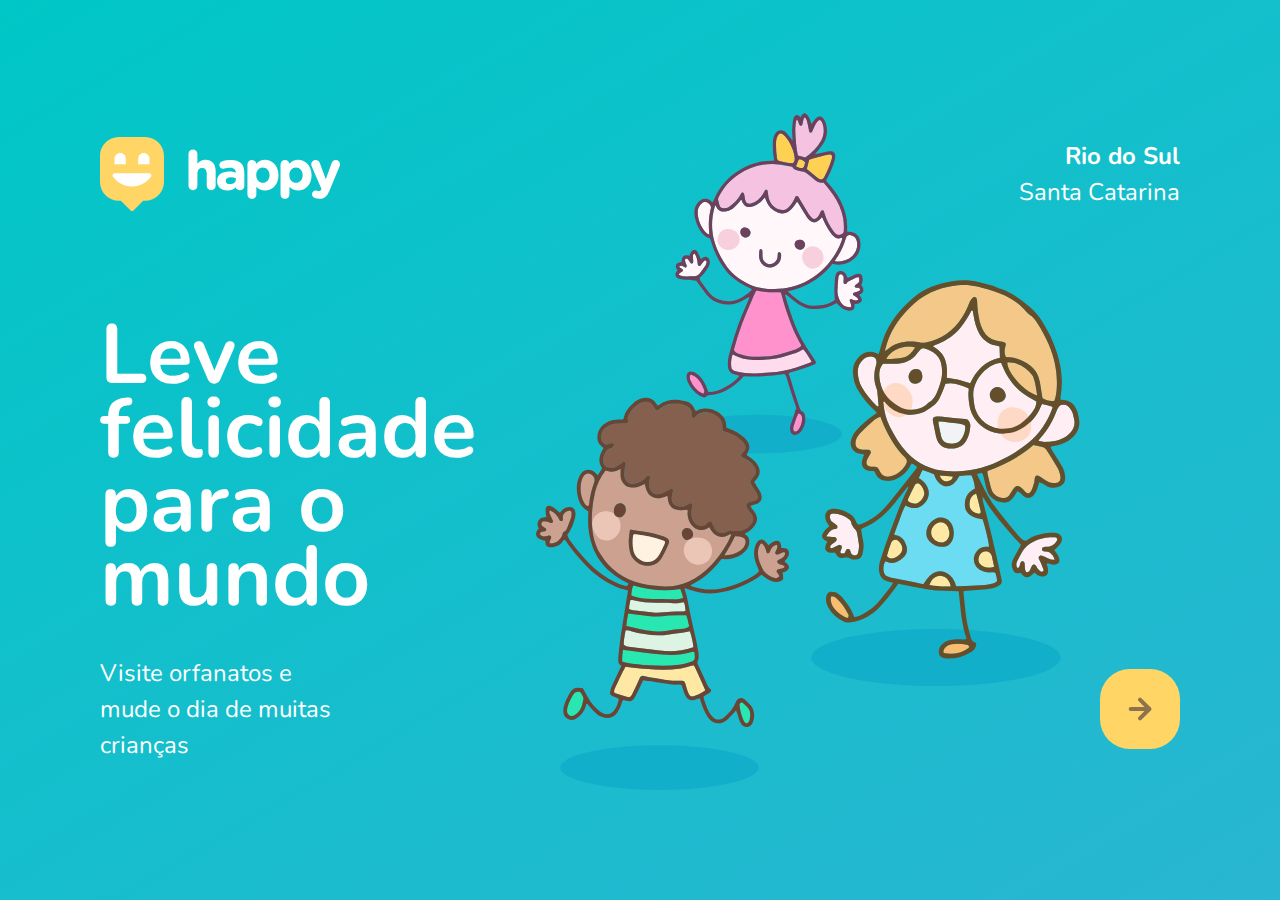
<file: index.html>
<!DOCTYPE html>
<html lang="pt_BR">

<head>
    <meta charset="UTF-8">
    <meta name="viewport" content="width=device-width, initial-scale=1.0">
    <title>Happy</title>
    <link rel="icon" href="public/images/logo-icon.png">
    <link rel="stylesheet" href="./public/css/main.css">
    <link rel="stylesheet" href="./public/css/animations.css">
    <link rel="stylesheet" href="./public/css/page-landing.css">
    <link href="https://fonts.googleapis.com/css2?family=Nunito:wght@400;600;800&display=swap" rel="stylesheet">
</head>

<body>
    <div id="page-landing">
        <div id="container">
            <header>
                <img class="animate-up" id="logo" src="./public/images/logo.svg" alt="logomarca de happy">
                <div class="location animate-up">
                    <strong>Rio do Sul</strong>
                    <p>Santa Catarina</p>
                </div>
            </header>
            <main>
                <h1>Leve felicidade para o mundo</h1>
                <section class="visit">
                    <p class="animate-up">Visite orfanatos e mude o dia de muitas crianças</p>

                    <a class="animate-up" href="#" title="Visite orfanatos">
                        <img src="./public/images/arrow.svg" alt="Ir para o mapa">
                    </a>
                </section>
            </main>
        </div>
    </div>
</body>

</html>
</file>
<file: public/css/main.css>
* {
    box-sizing: border-box;
    margin: 0;
    padding: 0;
}

:root {
    font-size: 62.5%;
}

body {
    height: 100vh;
    color: white;
    background: #ebf2f5;
}

body,
input,
button,
textarea {
    font: 400 1.8rem/1 'Nunito', sans-serif;
}
</file>
<file: public/css/animations.css>
/* Animaçoes */

@keyframes up {
    from {
        opacity: 0;
        transform: translateY(16px);
    }
    to {
        opacity: 1;
        transform: translateY(0);
    }
}

@keyframes right {
    from {
        transform: translateX(-100%);
    }
    to {
        transform: translateX(0);
    }
}

@keyframes appear {
    from {
        opacity: 0;
    }
    to {
        opacity: 1;
    }
}

.animate-up {
    animation-name: up;
    animation-duration: 300ms;
    animation-fill-mode: backwards;
}

.animate-right {
    animation-name: right;
    animation-duration: 300ms;
}

.animate-appear {
    animation-name: appear;
    animation-duration: 300ms;
    animation-fill-mode: backwards;
}
</file>
<file: public/css/page-landing.css>
#page-landing {
    background: linear-gradient(329.54deg, #29b6d1 0%, #00c7c7 100%);
    text-align: center;
    min-height: 100vh;
    display: flex;
}

#container {
    margin: auto;
    width: min(90%, 112rem);
}

.location,
h1,
.visit p {
    height: 16vh;
}

#logo {
    animation-delay: 50ms;
}

.location {
    animation-delay: 100ms;
}

main h1 {
    animation-delay: 150ms;
    font-size: clamp(4rem, 8vw, 8.4rem);
}

.visit a {
    width: 8rem;
    height: 8rem;
    background: #ffd666;
    border: none;
    border-radius: 3rem;
    display: flex;
    align-items: center;
    justify-content: center;
    margin: auto;
    transition: background 200ms;
    animation-delay: 250ms;
}

.visit p {
    animation-delay: 200ms;
}

.visit a:hover {
    background: #96feff;
}


/*Desktop version*/

@media (min-width:760px) {
    #container {
        padding: 5rem 2rem;
        /*Sharthand image repeat position / size*/
        background: url('../images/bg.svg') no-repeat 80% / clamp(30rem, 54vw, 56rem);
    }
    header {
        display: flex;
        align-items: center;
        justify-content: space-between;
    }
    .location,
    h1,
    .visit p {
        height: initial;
        text-align: initial;
    }
    .location {
        text-align: right;
        font-size: 2.4rem;
        line-height: 1.5;
    }
    main h1 {
        font-weight: bold;
        line-height: .88;
        width: min(300px, 80%);
        margin: clamp(10%, 9vh, 12%) 0 4rem;
    }
    .visit {
        display: flex;
        align-items: center;
        justify-content: space-between;
    }
    .visit p {
        font-size: 2.4rem;
        line-height: 1.5;
        width: clamp(20rem, 20vw, 30rem);
    }
    .visit a {
        margin: initial;
    }
}
</file>
